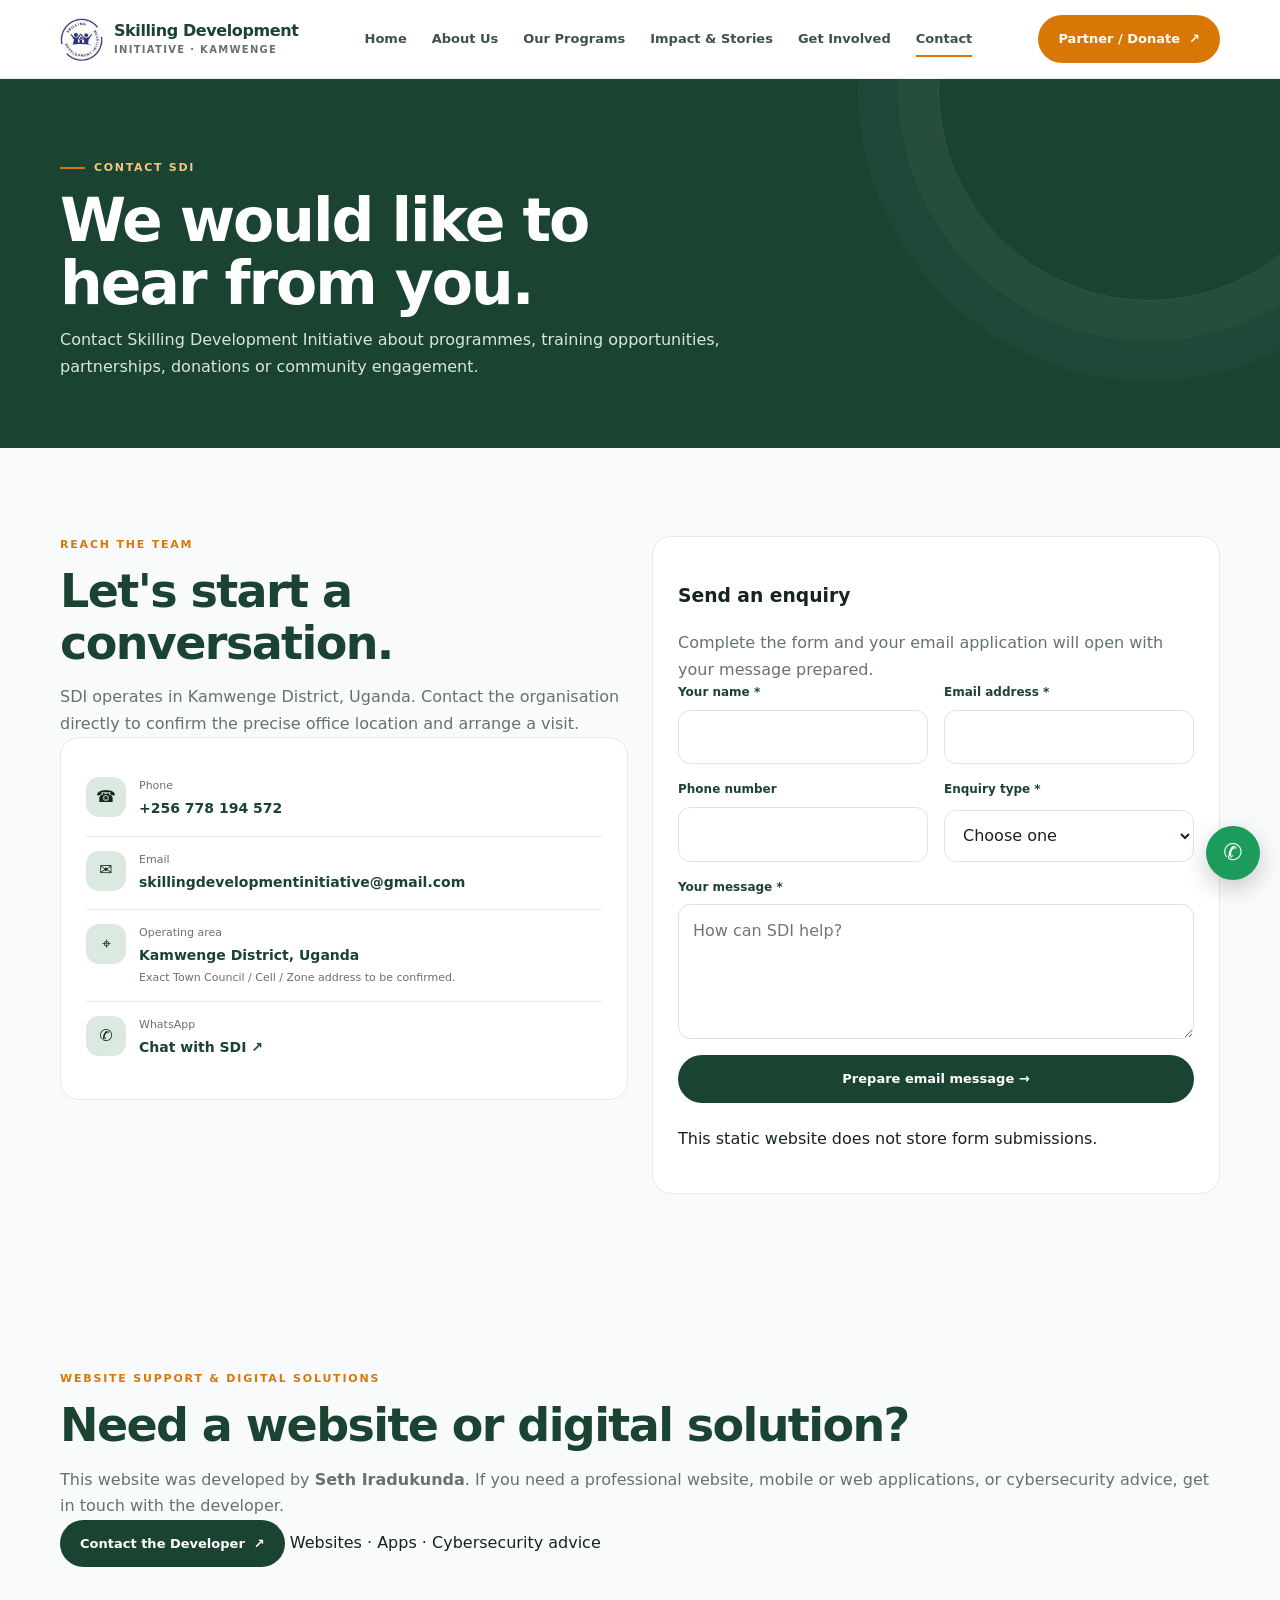
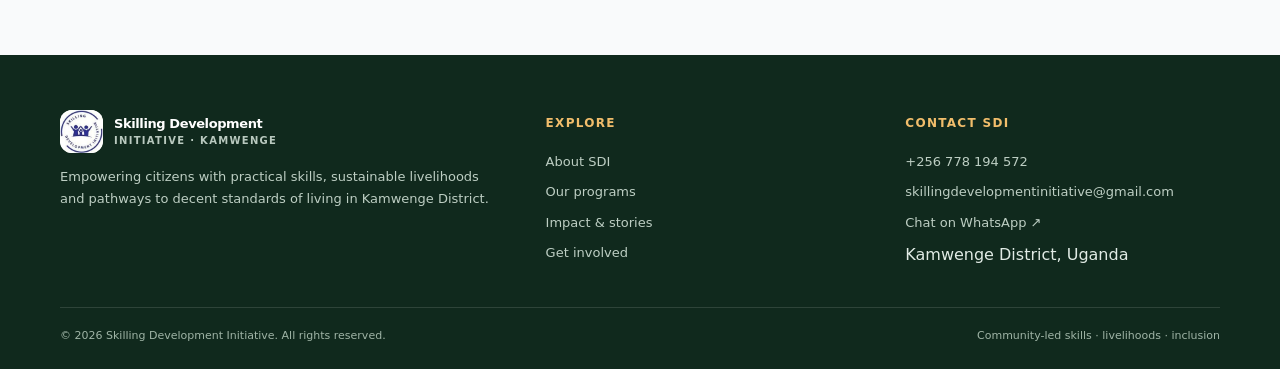
<file: contact.html>
<!doctype html>
<html lang="en">
<head>
<meta charset="utf-8">
<meta name="viewport" content="width=device-width, initial-scale=1">
<meta name="theme-color" content="#1B4332">
<meta name="description" content="Contact Skilling Development Initiative in Kamwenge District, Uganda by phone, WhatsApp or email.">
<meta http-equiv="Content-Security-Policy" content="default-src 'self'; img-src 'self' data:; media-src 'self'; style-src 'self'; script-src 'self'; base-uri 'self'; form-action 'self' mailto: https://wa.me; object-src 'none'">
<title>Contact | Skilling Development Initiative (SDI)</title>
<link rel="stylesheet" href="assets/css/styles.css">
<script defer src="assets/js/site-data.js"></script>
<script defer src="assets/js/main.js"></script>
</head><body><a class="skip-link" href="#main">Skip to content</a>
<header class="site-header"><div class="container nav-wrap">
<a class="brand" href="index.html" aria-label="SDI home"><img class="brand-logo" src="assets/images/logo-sda.jpg" alt="SDI logo" data-brand-logo><span class="brand-mark">SDI</span><span class="brand-name">Skilling Development<small>INITIATIVE · KAMWENGE</small></span></a>
<nav class="nav-links" aria-label="Main navigation"><a href="index.html" >Home</a><a href="about.html" >About Us</a><a href="programs.html" >Our Programs</a><a href="impact.html" >Impact & Stories</a><a href="get-involved.html" >Get Involved</a><a href="contact.html" aria-current="page">Contact</a></nav>
<a class="nav-cta" href="get-involved.html">Partner / Donate <span aria-hidden="true">↗</span></a>
<button class="menu-toggle" type="button" aria-label="Open navigation" aria-expanded="false">☰</button>
</div></header>
<main id="main"><section class="page-hero"><div class="container"><div class="eyebrow">Contact SDI</div><h1>We would like to<br>hear from you.</h1><p>Contact Skilling Development Initiative about programmes, training opportunities, partnerships, donations or community engagement.</p></div></section>
<section class="section"><div class="container grid-2"><div><div class="kicker">Reach the team</div><h2>Let's start a conversation.</h2><p class="lead">SDI operates in Kamwenge District, Uganda. Contact the organisation directly to confirm the precise office location and arrange a visit.</p>
<div class="contact-card" style="margin-top:25px">
<div class="contact-row"><span class="contact-icon">☎</span><div><small>Phone</small><strong><a href="tel:+256778194572">+256 778 194 572</a></strong></div></div>
<div class="contact-row"><span class="contact-icon">✉</span><div><small>Email</small><strong><a href="mailto:skillingdevelopmentinitiative@gmail.com">skillingdevelopmentinitiative@gmail.com</a></strong></div></div>
<div class="contact-row"><span class="contact-icon">⌖</span><div><small>Operating area</small><strong>Kamwenge District, Uganda</strong><small>Exact Town Council / Cell / Zone address to be confirmed.</small></div></div>
<div class="contact-row"><span class="contact-icon">✆</span><div><small>WhatsApp</small><strong><a href="https://wa.me/256778194572" target="_blank" rel="noopener">Chat with SDI ↗</a></strong></div></div>
</div></div>
<div class="contact-card"><h3 style="color:var(--green);margin-top:0">Send an enquiry</h3><p class="lead" style="font-size:13px;margin-bottom:20px">Complete the form and your email application will open with your message prepared.</p>
<form id="contact-form"><div class="form-grid">
<div class="field"><label for="name">Your name *</label><input id="name" name="name" autocomplete="name" required maxlength="100"></div>
<div class="field"><label for="email">Email address *</label><input id="email" name="email" type="email" autocomplete="email" required maxlength="160"></div>
<div class="field"><label for="phone">Phone number</label><input id="phone" name="phone" type="tel" autocomplete="tel" maxlength="40"></div>
<div class="field"><label for="topic">Enquiry type *</label><select id="topic" name="topic" required><option value="">Choose one</option><option>Training / enrolment</option><option>Partnership / funding</option><option>Equipment donation</option><option>Volunteering</option><option>General enquiry</option></select></div>
<div class="field full"><label for="message">Your message *</label><textarea id="message" name="message" required maxlength="4000" placeholder="How can SDI help?"></textarea></div>
<div class="field full"><button class="btn btn-primary" type="submit">Prepare email message →</button><p id="form-status" aria-live="polite" style="font-size:12px;color:var(--muted);margin:0">This static website does not store form submissions.</p></div>
</div></form></div>
</div></section>
<section class="section developer-section" aria-labelledby="developer-title">
  <div class="container">
    <div class="developer-card">
      <div class="developer-copy">
        <div class="kicker">Website support & digital solutions</div>
        <h2 id="developer-title">Need a website or digital solution?</h2>
        <p class="lead">This website was developed by <strong>Seth Iradukunda</strong>. If you need a professional website, mobile or web applications, or cybersecurity advice, get in touch with the developer.</p>
      </div>
      <div class="developer-action">
        <a class="btn btn-primary developer-btn" href="https://www.igttechcollege.com/contact" target="_blank" rel="noopener noreferrer">
          Contact the Developer <span aria-hidden="true">↗</span>
        </a>
        <span class="developer-caption">Websites · Apps · Cybersecurity advice</span>
      </div>
    </div>
  </div>
</section>
</main><footer class="site-footer"><div class="container">
<div class="footer-grid">
<div><a class="brand" href="index.html"><img class="brand-logo" src="assets/images/logo-sda.jpg" alt="SDI logo" data-brand-logo><span class="brand-mark">SDI</span><span class="brand-name">Skilling Development<small>INITIATIVE · KAMWENGE</small></span></a>
<p style="max-width:340px;margin-top:18px">Empowering citizens with practical skills, sustainable livelihoods and pathways to decent standards of living in Kamwenge District.</p></div>
<div><h4>Explore</h4><div class="footer-links"><a href="about.html">About SDI</a><a href="programs.html">Our programs</a><a href="impact.html">Impact & stories</a><a href="get-involved.html">Get involved</a></div></div>
<div><h4>Contact SDI</h4><div class="footer-links"><a href="tel:+256778194572">+256 778 194 572</a><a href="mailto:skillingdevelopmentinitiative@gmail.com">skillingdevelopmentinitiative@gmail.com</a><a href="https://wa.me/256778194572" target="_blank" rel="noopener">Chat on WhatsApp ↗</a><span>Kamwenge District, Uganda</span></div></div>
</div><div class="footer-bottom"><span>© <span data-year>2026</span> Skilling Development Initiative. All rights reserved.</span><span>Community-led skills · livelihoods · inclusion</span></div>
</div></footer><a class="whatsapp-float" href="https://wa.me/256778194572" target="_blank" rel="noopener" aria-label="Chat with SDI on WhatsApp">✆</a></body></html>
</file>
<file: assets/css/styles.css>
@charset "UTF-8";

/* =========================================
   SDI - SKILLING DEVELOPMENT INITIATIVE
   COMPLETE WEBSITE STYLESHEET
========================================= */


/* =========================================
   1. ROOT VARIABLES
========================================= */

:root {
    --green: #1B4332;
    --green-2: #245640;
    --green-3: #dce9e1;

    --gold: #D97706;
    --gold-soft: #fff0d9;

    --ink: #17231d;
    --muted: #65736b;
    --paper: #F9FAFB;
    --white: #fff;
    --line: #e5ebe7;

    --shadow: 0 18px 55px rgba(20,49,35,.10);

    --radius: 22px;
    --max: 1160px;
}


/* =========================================
   2. GLOBAL STYLES
========================================= */

* {
    box-sizing: border-box;
}

html {
    scroll-behavior: smooth;
    scroll-padding-top: 92px;
}

body {
    margin: 0;
    background: var(--paper);
    color: var(--ink);

    font-family: Inter, ui-sans-serif, system-ui,
        -apple-system, BlinkMacSystemFont,
        "Segoe UI", sans-serif;

    line-height: 1.65;
    -webkit-font-smoothing: antialiased;
}

img,
video {
    display: block;
    max-width: 100%;
}

a {
    color: inherit;
    text-decoration: none;
}

button,
input,
textarea,
select {
    font: inherit;
}

button,
a {
    -webkit-tap-highlight-color: transparent;
}

.container {
    width: min(var(--max), calc(100% - 40px));
    margin-inline: auto;
}


/* =========================================
   3. ACCESSIBILITY
========================================= */

.skip-link {
    position: absolute;
    left: -999px;
    top: 8px;

    background: #fff;
    color: var(--green);

    padding: 12px;
    z-index: 999;
}

.skip-link:focus {
    left: 8px;
}


/* =========================================
   4. HEADER AND NAVIGATION
========================================= */

.site-header {
    position: sticky;
    top: 0;
    z-index: 50;

    background: rgba(255,255,255,.94);
    backdrop-filter: blur(14px);

    border-bottom: 1px solid rgba(27,67,50,.09);
}

.nav-wrap {
    height: 78px;

    display: flex;
    align-items: center;
    justify-content: space-between;

    gap: 22px;
}

.brand {
    display: flex;
    align-items: center;
    gap: 11px;

    min-width: 190px;
}

.brand-logo {
    width: 43px;
    height: 43px;

    object-fit: contain;
    border-radius: 12px;

    background: #fff;
}

.brand-logo + .brand-mark {
    display: none;
}

.brand-mark {
    width: 43px;
    height: 43px;

    border-radius: 14px;
    background: var(--green);
    color: #fff;

    display: grid;
    place-items: center;

    font-weight: 850;
    letter-spacing: -1px;

    box-shadow: 0 7px 18px #1b43322b;
}

.brand-name {
    font-weight: 850;
    line-height: 1.05;
    letter-spacing: -.4px;

    color: var(--green);
}

.brand-name small {
    display: block;

    font-size: 10px;
    letter-spacing: 1.3px;

    color: var(--muted);
    font-weight: 700;

    margin-top: 5px;
}

.nav-links {
    display: flex;
    align-items: center;

    gap: clamp(12px, 2vw, 25px);

    font-size: 13px;
    font-weight: 700;

    color: #405148;
}

.nav-links a {
    padding: 10px 0;
    position: relative;
}

.nav-links a:after {
    content: "";

    position: absolute;
    bottom: 3px;
    left: 0;

    width: 0;
    height: 2px;

    background: var(--gold);

    transition: width .25s ease;
}

.nav-links a:hover:after,
.nav-links a[aria-current="page"]:after,
.nav-links a.active:after {
    width: 100%;
}


/* Navigation buttons */

.nav-cta,
.btn {
    display: inline-flex;
    align-items: center;
    justify-content: center;

    gap: 9px;

    padding: 12px 19px;

    border-radius: 999px;

    background: var(--gold);
    color: #fff;

    font-weight: 800;
    font-size: 13px;

    border: 1px solid transparent;

    transition:
        transform .22s ease,
        box-shadow .22s ease,
        background .22s ease;

    cursor: pointer;
}

.nav-cta:hover,
.btn:hover {
    transform: translateY(-2px);

    box-shadow: 0 10px 24px #d9770633;

    background: #bd6505;
}

.btn-primary {
    background: var(--green);
}

.btn-primary:hover {
    background: #123426;
}

.btn-outline {
    background: transparent;
    border-color: #ffffff8a;
    color: #fff;
}

.btn-outline:hover {
    background: #ffffff18;
}

.btn-light {
    background: #fff;
    color: var(--green);
    border-color: var(--line);
}

.btn-light:hover {
    background: #f2f6f3;
}


/* Mobile menu button */

.menu-toggle {
    display: none;

    background: #f1f5f2;
    border: 0;
    border-radius: 12px;

    width: 44px;
    height: 44px;

    color: var(--green);
    font-size: 22px;

    cursor: pointer;
}


/* =========================================
   5. HERO SECTION
========================================= */

.hero {
    position: relative;
    overflow: hidden;

    background: var(--green);
    color: #fff;

    min-height: 620px;

    display: flex;
    align-items: center;
}

.hero:before {
    content: "";

    position: absolute;
    inset: 0;

    background:
        linear-gradient(
            90deg,
            rgba(10,35,24,.94) 0%,
            rgba(14,49,33,.82) 48%,
            rgba(14,49,33,.24) 100%
        ),
        url("../images/photograph.jpg") center/cover no-repeat;

    opacity: 1;
}

.hero:after {
    content: "";

    position: absolute;

    width: 520px;
    height: 520px;

    border: 1px solid #ffffff1c;
    border-radius: 50%;

    right: -140px;
    bottom: -290px;

    box-shadow:
        0 0 0 45px #ffffff08,
        0 0 0 90px #ffffff06;
}

.hero-inner {
    position: relative;
    z-index: 1;

    padding: 100px 0 92px;

    max-width: 740px;
}

.eyebrow {
    display: inline-flex;
    align-items: center;
    gap: 9px;

    color: #f5c77e;

    font-size: 11px;
    font-weight: 850;

    letter-spacing: 1.7px;
    text-transform: uppercase;
}

.eyebrow:before {
    content: "";

    width: 25px;
    height: 2px;

    background: var(--gold);
}

.hero h1 {
    font-size: clamp(42px, 6.1vw, 76px);

    line-height: 1.02;
    letter-spacing: -3px;

    margin: 23px 0 22px;

    max-width: 760px;
}

.hero h1 span {
    color: #f4bd68;
}

.hero p {
    font-size: clamp(16px, 1.7vw, 19px);

    color: #e3eee7;

    max-width: 650px;

    margin: 0 0 32px;
}

.hero-actions {
    display: flex;
    gap: 12px;
    flex-wrap: wrap;
}

.hero-note {
    margin-top: 42px;

    color: #d6e5dc;
    font-size: 12px;

    display: flex;
    align-items: center;
    gap: 10px;
}

.hero-note i {
    width: 7px;
    height: 7px;

    border-radius: 50%;
    background: #f4bd68;
}


/* =========================================
   6. TRUST STRIP
========================================= */

.trust-strip {
    background: #fff;
    border-bottom: 1px solid var(--line);
}

.trust-inner {
    display: flex;
    justify-content: center;

    gap: clamp(15px, 3vw, 42px);
    flex-wrap: wrap;

    padding: 18px 0;

    color: #53645a;

    font-size: 12px;
    font-weight: 750;
}

.trust-inner span {
    display: flex;
    align-items: center;
    gap: 8px;
}

.check {
    color: var(--gold);
    font-weight: 900;
}


/* =========================================
   7. SDI TEAM PHOTO SHOWCASE
========================================= */

.team-showcase {
    width: 100%;

    margin: 0;
    padding: 0;

    background: #eef4ef;

    overflow: hidden;
    line-height: 0;
}

.team-showcase-image {
    display: block;

    width: 100%;
    height: 440px;

    object-fit: cover;
    object-position: center;

    transition: transform .5s ease;
}

.team-showcase:hover .team-showcase-image {
    transform: scale(1.01);
}


/* =========================================
   8. GENERAL SECTIONS
========================================= */

.section {
    padding: 88px 0;
}

.section-sm {
    padding: 58px 0;
}

.section-head {
    max-width: 690px;
    margin-bottom: 38px;
}

.kicker {
    font-size: 11px;

    letter-spacing: 1.8px;
    text-transform: uppercase;

    color: var(--gold);
    font-weight: 850;
}

h2 {
    font-size: clamp(30px, 4vw, 46px);

    line-height: 1.12;
    letter-spacing: -1.6px;

    color: var(--green);

    margin: 12px 0 15px;
}

.section-head p,
.lead {
    color: var(--muted);
    font-size: 16px;
    margin: 0;
}


/* =========================================
   9. ORGANISATION METRICS
========================================= */

.metrics {
    display: grid;
    grid-template-columns: repeat(4, 1fr);

    gap: 14px;
    margin-top: -1px;
}

.metric {
    background: #fff;

    border: 1px solid var(--line);

    padding: 25px;
    border-radius: 17px;
}

.metric strong {
    display: block;

    font-size: 34px;
    line-height: 1;

    color: var(--green);
    letter-spacing: -1.4px;
}

.metric span {
    display: block;

    font-weight: 800;
    font-size: 13px;

    margin-top: 12px;
}

.metric small {
    display: block;

    color: var(--muted);
    font-size: 11px;

    margin-top: 3px;
}


/* =========================================
   10. GRID LAYOUTS
========================================= */

.grid-3 {
    display: grid;
    grid-template-columns: repeat(3, 1fr);
    gap: 20px;
}

.grid-2 {
    display: grid;
    grid-template-columns: repeat(2, 1fr);
    gap: 24px;
}


/* =========================================
   11. CARDS
========================================= */

.card {
    background: #fff;

    border: 1px solid var(--line);
    border-radius: var(--radius);

    overflow: hidden;

    box-shadow: 0 5px 20px #183c2810;

    transition:
        transform .25s ease,
        box-shadow .25s ease;
}

.card:hover {
    transform: translateY(-5px);
    box-shadow: var(--shadow);
}

.card-body {
    padding: 25px;
}

.card h3 {
    font-size: 20px;

    line-height: 1.2;

    color: var(--green);

    margin: 0 0 10px;

    letter-spacing: -.4px;
}

.card p {
    font-size: 14px;

    color: var(--muted);

    margin: 0 0 15px;
}

.card-link {
    font-size: 13px;

    color: var(--green);
    font-weight: 850;
}

.card-link span {
    color: var(--gold);
    padding-left: 4px;
}

.icon-tile {
    width: 48px;
    height: 48px;

    border-radius: 15px;

    background: var(--green-3);

    display: grid;
    place-items: center;

    font-size: 22px;

    margin-bottom: 19px;
}


/* =========================================
   12. IMAGES AND MEDIA
========================================= */

.media-frame {
    position: relative;

    overflow: hidden;

    background: linear-gradient(135deg, #1b4332, #52765f);

    aspect-ratio: 16 / 10;
}

.media-frame img {
    width: 100%;
    height: 100%;

    object-fit: cover;

    transition: transform .55s ease;
}

.card:hover .media-frame img {
    transform: scale(1.045);
}

.media-fallback {
    position: absolute;
    inset: 0;

    align-items: end;

    padding: 18px;

    color: #fff;

    font-size: 12px;
    font-weight: 800;
    letter-spacing: .5px;

    background: linear-gradient(
        0deg,
        #10291dcc,
        transparent 75%
    );
}

.media-fallback[hidden] {
    display: none !important;
}

.media-fallback:not([hidden]) {
    display: flex;
}


/* =========================================
   13. SPLIT SECTIONS
========================================= */

.split {
    display: grid;

    grid-template-columns: 1fr 1fr;

    gap: 55px;

    align-items: center;
}

.photo-stack {
    position: relative;
    padding: 0 25px 25px 0;
}

.photo-stack .media-frame {
    aspect-ratio: 4 / 3;

    border-radius: 25px;

    box-shadow: var(--shadow);
}

.photo-stack:after {
    content: "";

    position: absolute;
    z-index: -1;

    right: 0;
    bottom: 0;

    width: 65%;
    height: 65%;

    border-radius: 25px;

    background: var(--gold-soft);
}


/* =========================================
   14. CHECK LIST
========================================= */

.check-list {
    padding: 0;
    margin: 25px 0;

    list-style: none;

    display: grid;
    gap: 13px;
}

.check-list li {
    display: flex;
    gap: 11px;

    color: #43554a;
    font-size: 14px;
}

.check-list b {
    color: var(--green);
}


/* =========================================
   15. QUOTE PANEL
========================================= */

.quote-panel {
    background: var(--green);
    color: #fff;

    border-radius: 28px;

    padding: 38px;

    position: relative;
    overflow: hidden;
}

.quote-panel:after {
    content: "“";

    position: absolute;

    right: 24px;
    top: -55px;

    font-family: Georgia, serif;
    font-size: 220px;

    color: #ffffff12;
}

.quote-panel blockquote {
    position: relative;
    z-index: 1;

    font-size: clamp(19px, 2.5vw, 27px);

    line-height: 1.35;

    margin: 0 0 20px;

    letter-spacing: -.5px;
}

.quote-panel p {
    position: relative;
    z-index: 1;

    color: #d4e4da;
    font-size: 12px;

    margin: 0;
}

.story-label {
    display: inline-block;

    background: #ffffff18;
    color: #f4bd68;

    border-radius: 30px;

    padding: 6px 11px;

    font-size: 10px;
    font-weight: 850;

    letter-spacing: 1px;
    text-transform: uppercase;

    margin-bottom: 18px;
}


/* =========================================
   16. CALL TO ACTION
========================================= */

.cta-band {
    background: var(--green);
    color: #fff;

    padding: 58px 0;
}

.cta-inner {
    display: flex;

    align-items: center;
    justify-content: space-between;

    gap: 30px;
}

.cta-inner h2 {
    color: #fff;

    margin: 0 0 8px;

    font-size: clamp(28px, 3vw, 38px);
}

.cta-inner p {
    color: #d5e4db;
    margin: 0;
}


/* =========================================
   17. INNER PAGE HERO
========================================= */

.page-hero {
    background: var(--green);
    color: #fff;

    padding: 72px 0 68px;

    position: relative;
    overflow: hidden;
}

.page-hero:after {
    content: "";

    position: absolute;

    right: -80px;
    top: -200px;

    width: 420px;
    height: 420px;

    border: 1px solid #ffffff1a;
    border-radius: 50%;

    box-shadow:
        0 0 0 40px #ffffff08,
        0 0 0 80px #ffffff06;
}

.page-hero .container {
    position: relative;
    z-index: 1;
}

.page-hero h1 {
    font-size: clamp(38px, 5vw, 60px);

    letter-spacing: -2px;
    line-height: 1.05;

    margin: 12px 0;
}

.page-hero p {
    color: #d8e6de;

    max-width: 690px;

    margin: 0;

    font-size: 16px;
}


/* =========================================
   18. PROGRAM CARDS
========================================= */

.program-card {
    display: flex;
    flex-direction: column;

    min-height: 100%;
}

.program-meta {
    border-top: 1px solid var(--line);

    margin-top: 17px;
    padding-top: 15px;

    font-size: 12px;
    color: var(--muted);
}

.program-meta strong {
    color: var(--green);
}

.program-card .card-body {
    flex: 1;
}


/* =========================================
   19. VIDEO SECTION
========================================= */

.video-wrap {
    background: #10291d;

    border-radius: 24px;

    overflow: hidden;

    box-shadow: var(--shadow);
}

.video-wrap video {
    width: 100%;

    max-height: 540px;

    background: #10291d;
}

.video-caption {
    padding: 15px 19px;

    color: #dce9e1;

    font-size: 12px;
}


/* =========================================
   20. IMAGE GALLERY
========================================= */

.gallery {
    display: grid;

    grid-template-columns: repeat(3, 1fr);

    gap: 15px;
}

.gallery-item {
    border: 0;
    padding: 0;

    text-align: left;

    cursor: pointer;

    border-radius: 17px;
    overflow: hidden;

    background: #fff;

    position: relative;

    aspect-ratio: 4 / 3;
}

.gallery-item img {
    width: 100%;
    height: 100%;

    object-fit: cover;

    transition: transform .4s ease;
}

.gallery-item:hover img {
    transform: scale(1.05);
}

.gallery-item span {
    position: absolute;

    bottom: 0;
    left: 0;
    right: 0;

    padding: 30px 15px 13px;

    color: #fff;

    font-size: 12px;
    font-weight: 800;

    background: linear-gradient(
        transparent,
        #10291dd9
    );
}


/* =========================================
   21. PROFILE CARDS
========================================= */

.profile-card {
    padding: 25px;
}

.profile-avatar {
    width: 62px;
    height: 62px;

    border-radius: 20px;

    background: var(--green-3);

    display: grid;
    place-items: center;

    font-size: 25px;

    margin-bottom: 17px;
}

.profile-card h3 {
    margin-bottom: 3px;
}

.profile-card .role {
    color: var(--gold);

    font-weight: 800;
    font-size: 11px;

    text-transform: uppercase;
    letter-spacing: 1px;
}


/* =========================================
   22. NOTICE AND PARTNERS
========================================= */

.notice {
    border-left: 4px solid var(--gold);

    background: #fff8ed;

    padding: 18px 20px;

    border-radius: 0 14px 14px 0;

    color: #68502e;
    font-size: 13px;
}

.partner-strip {
    display: flex;
    gap: 12px;
    flex-wrap: wrap;
}

.partner-chip {
    border: 1px dashed #c8d4cc;

    border-radius: 12px;

    padding: 13px 17px;

    background: #fff;

    color: #66756b;

    font-size: 12px;
    font-weight: 750;
}


/* =========================================
   23. CONTACT FORMS
========================================= */

.form-grid {
    display: grid;

    grid-template-columns: 1fr 1fr;

    gap: 16px;
}

.field {
    display: grid;
    gap: 7px;
}

.field.full {
    grid-column: 1 / -1;
}

.field label {
    font-size: 12px;

    font-weight: 800;

    color: var(--green);
}

.field input,
.field textarea,
.field select {
    width: 100%;

    border: 1px solid #dbe4de;

    border-radius: 12px;

    background: #fff;

    padding: 13px 14px;

    outline: none;

    color: var(--ink);
}

.field input:focus,
.field textarea:focus,
.field select:focus {
    border-color: var(--green);

    box-shadow: 0 0 0 3px #1b433216;
}

.field textarea {
    min-height: 135px;
    resize: vertical;
}


/* =========================================
   24. CONTACT INFORMATION
========================================= */

.contact-card {
    padding: 25px;

    background: #fff;

    border: 1px solid var(--line);

    border-radius: 19px;
}

.contact-row {
    display: flex;

    gap: 13px;

    align-items: flex-start;

    padding: 14px 0;

    border-bottom: 1px solid var(--line);
}

.contact-row:last-child {
    border: 0;
}

.contact-icon {
    width: 40px;
    height: 40px;

    border-radius: 13px;

    background: var(--green-3);

    display: grid;
    place-items: center;
}

.contact-row small {
    display: block;

    color: var(--muted);
    font-size: 11px;
}

.contact-row strong {
    font-size: 14px;
    color: var(--green);
}


/* =========================================
   25. FOOTER
========================================= */

.site-footer {
    background: #10291d;
    color: #e1ebe5;

    padding: 55px 0 24px;
}

.footer-grid {
    display: grid;

    grid-template-columns: 1.4fr 1fr 1fr;

    gap: 45px;

    padding-bottom: 38px;
}

.site-footer .brand-name {
    color: #fff;
}

.site-footer .brand-name small {
    color: #b9c9bf;
}

.site-footer p,
.site-footer a {
    font-size: 13px;
    color: #bdcec3;
}

.site-footer h4 {
    font-size: 12px;

    text-transform: uppercase;
    letter-spacing: 1.3px;

    color: #f1bd6b;

    margin: 4px 0 17px;
}

.footer-links {
    display: grid;
    gap: 9px;
}

.footer-links a:hover {
    color: #f4bd68;
}

.footer-bottom {
    border-top: 1px solid #ffffff20;

    padding-top: 19px;

    display: flex;

    justify-content: space-between;

    gap: 15px;
    flex-wrap: wrap;

    color: #9fb4a6;
    font-size: 11px;
}


/* =========================================
   26. WHATSAPP FLOATING BUTTON
========================================= */

.whatsapp-float {
    position: fixed;

    right: 20px;
    bottom: 20px;

    z-index: 40;

    width: 54px;
    height: 54px;

    border-radius: 50%;

    background: #1c9b5a;
    color: #fff;

    display: grid;
    place-items: center;

    font-size: 23px;

    box-shadow: 0 8px 24px #0003;

    transition: transform .2s ease;
}

.whatsapp-float:hover {
    transform: scale(1.08);
}


/* =========================================
   27. SCROLL ANIMATIONS
========================================= */

.reveal {
    opacity: 0;

    transform: translateY(22px);

    transition:
        opacity .65s ease,
        transform .65s ease;
}

/* Supports both class names used by JavaScript */

.reveal.is-visible,
.reveal.visible {
    opacity: 1;
    transform: none;
}

.delay-1 {
    transition-delay: .1s;
}

.delay-2 {
    transition-delay: .2s;
}

.delay-3 {
    transition-delay: .3s;
}


/* =========================================
   28. IMAGE LIGHTBOX
========================================= */

.lightbox {
    position: fixed;
    inset: 0;

    background: #07150eef;

    z-index: 100;

    display: none;

    align-items: center;
    justify-content: center;

    padding: 25px;
}

.lightbox.open {
    display: flex;
}

.lightbox img {
    max-width: min(100%, 1000px);
    max-height: 85vh;

    object-fit: contain;

    border-radius: 12px;
}

.lightbox button {
    position: absolute;

    top: 18px;
    right: 22px;

    background: #ffffff20;
    color: #fff;

    border: 0;
    border-radius: 50%;

    width: 44px;
    height: 44px;

    font-size: 24px;

    cursor: pointer;
}


/* =========================================
   29. TABLET RESPONSIVE DESIGN
========================================= */

@media (max-width: 980px) {

    .nav-links {
        gap: 12px;
        font-size: 12px;
    }

    .brand {
        min-width: auto;
    }

    .brand-name {
        font-size: 14px;
    }

    .nav-cta {
        padding: 10px 14px;
        font-size: 12px;
    }

    .split {
        gap: 35px;
    }
}


/* =========================================
   30. MOBILE RESPONSIVE DESIGN
========================================= */

@media (max-width: 760px) {

    .container {
        width: min(var(--max), calc(100% - 32px));
    }

    .nav-wrap {
        height: 70px;
    }

    .menu-toggle {
        display: grid;
        place-items: center;
    }

    .nav-links {
        display: none;

        position: absolute;

        top: 70px;
        left: 0;
        right: 0;

        background: #fff;

        padding: 14px 22px 22px;

        box-shadow: 0 18px 25px #183c2818;

        align-items: stretch;
        flex-direction: column;

        gap: 2px;
    }

    /* Supports both main.js menu class names */

    .nav-links.open,
    .nav-links.active {
        display: flex;
    }

    .nav-links a {
        padding: 11px 0;
        font-size: 14px;
    }

    .nav-cta {
        display: none;
    }


    /* Mobile hero */

    .hero {
        min-height: 590px;
    }

    .hero:before {
        background:
            linear-gradient(
                90deg,
                rgba(10,35,24,.94),
                rgba(14,49,33,.72)
            ),
            url("../images/photograph.jpg") center/cover no-repeat;
    }

    .hero-inner {
        padding: 82px 0;
    }

    .hero h1 {
        letter-spacing: -2px;
    }


    /* Mobile team photograph */

    .team-showcase-image {
        height: 320px;
    }


    /* Mobile sections */

    .section {
        padding: 66px 0;
    }

    .section-sm {
        padding: 45px 0;
    }

    .metrics {
        grid-template-columns: repeat(2, 1fr);
    }

    .metric {
        padding: 19px;
    }

    .grid-3 {
        grid-template-columns: 1fr 1fr;
    }

    .split {
        grid-template-columns: 1fr;
        gap: 35px;
    }

    .gallery {
        grid-template-columns: 1fr 1fr;
    }

    .cta-inner {
        align-items: flex-start;
        flex-direction: column;
    }

    .footer-grid {
        grid-template-columns: 1fr 1fr;
        gap: 28px;
    }

    .footer-grid > div:first-child {
        grid-column: 1 / -1;
    }
}


/* =========================================
   31. SMALL MOBILE SCREENS
========================================= */

@media (max-width: 520px) {

    .grid-3,
    .grid-2 {
        grid-template-columns: 1fr;
    }

    .gallery {
        grid-template-columns: 1fr 1fr;
        gap: 9px;
    }

    .gallery-item {
        border-radius: 12px;
    }

    .hero h1 {
        font-size: 43px;
    }

    .hero p {
        font-size: 15px;
    }

    .hero-actions .btn {
        width: 100%;
    }

    .form-grid {
        grid-template-columns: 1fr;
    }

    .field.full {
        grid-column: auto;
    }

    .footer-grid {
        grid-template-columns: 1fr;
    }

    .footer-grid > div:first-child {
        grid-column: auto;
    }

    .trust-inner {
        justify-content: flex-start;
        font-size: 11px;
    }

    .quote-panel {
        padding: 28px;
    }

    .team-showcase-image {
        height: 240px;
    }
}


/* =========================================
   32. REDUCED MOTION ACCESSIBILITY
========================================= */

@media (prefers-reduced-motion: reduce) {

    *,
    *::before,
    *::after {
        scroll-behavior: auto !important;

        animation-duration: .01ms !important;
        animation-iteration-count: 1 !important;

        transition-duration: .01ms !important;
    }

    .reveal {
        opacity: 1;
        transform: none;
    }
}


/* =========================================
   END OF SDI STYLESHEET
========================================= */
</file>
